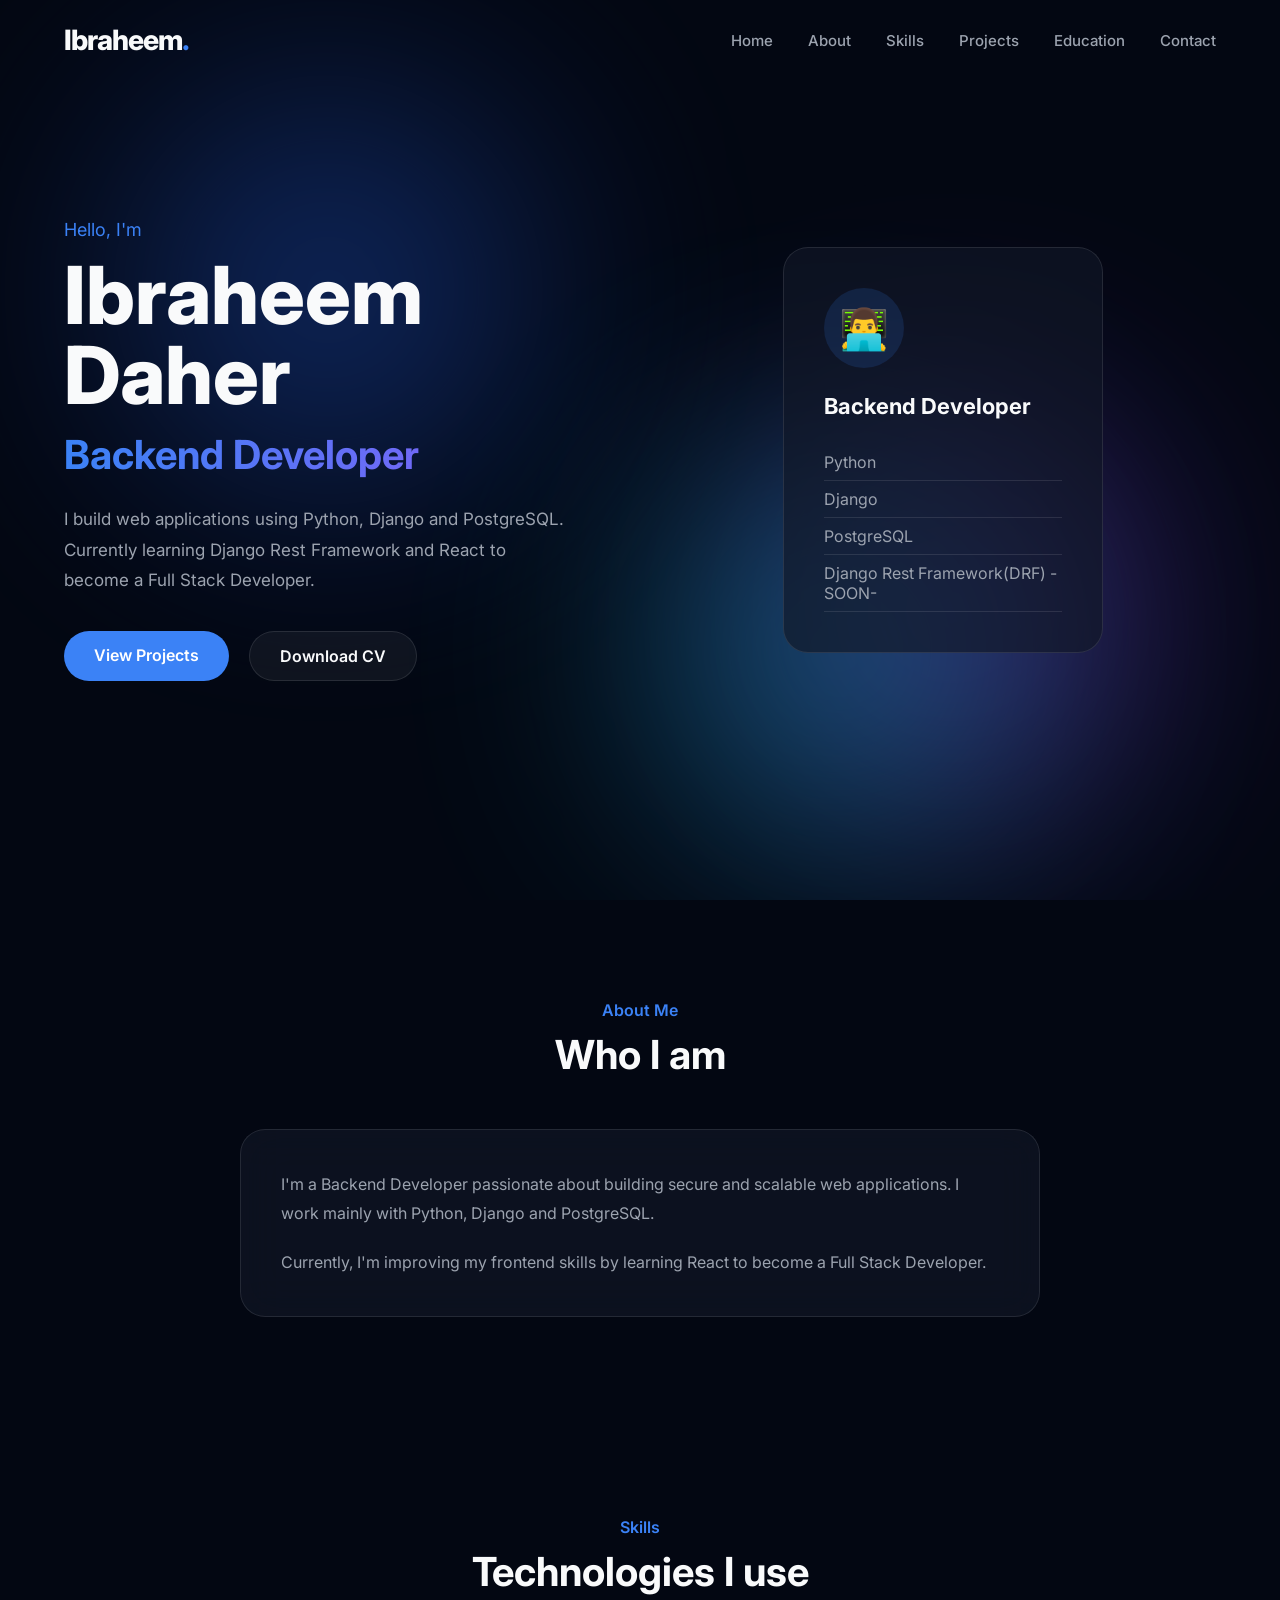
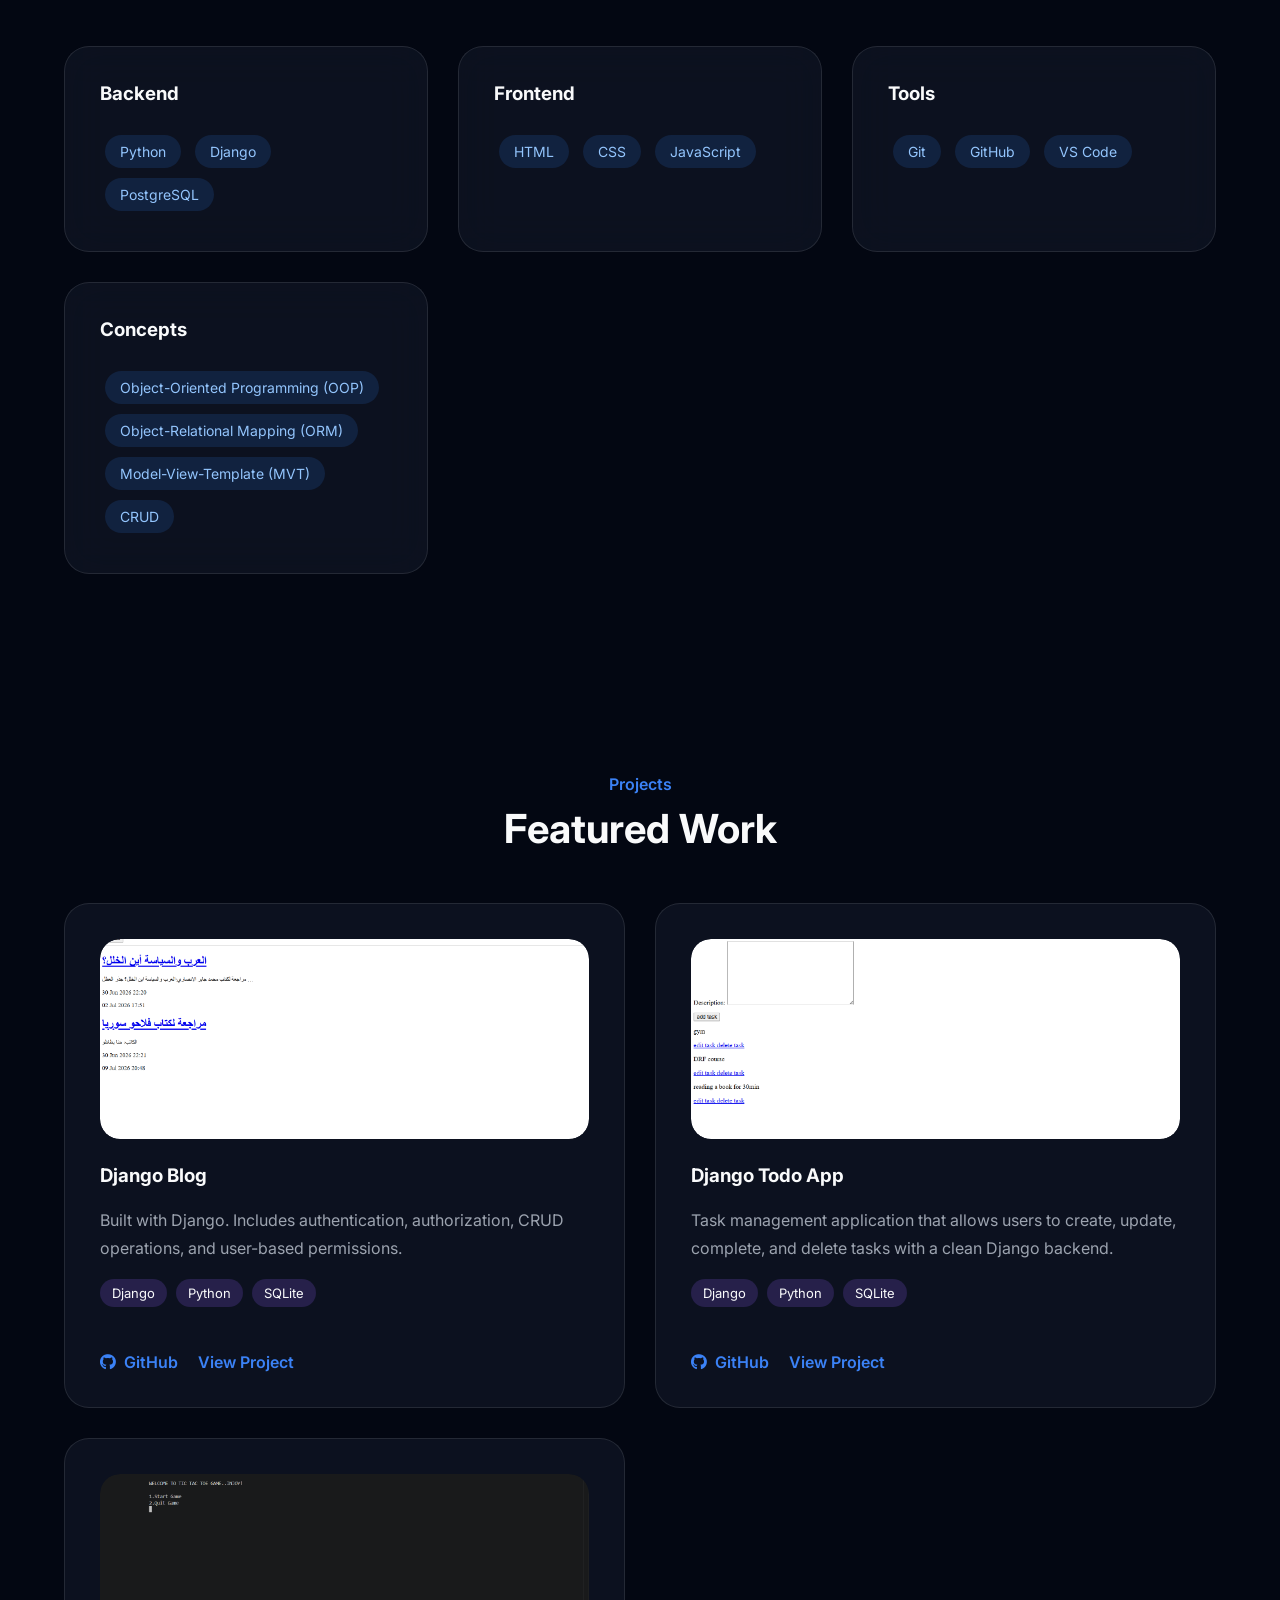
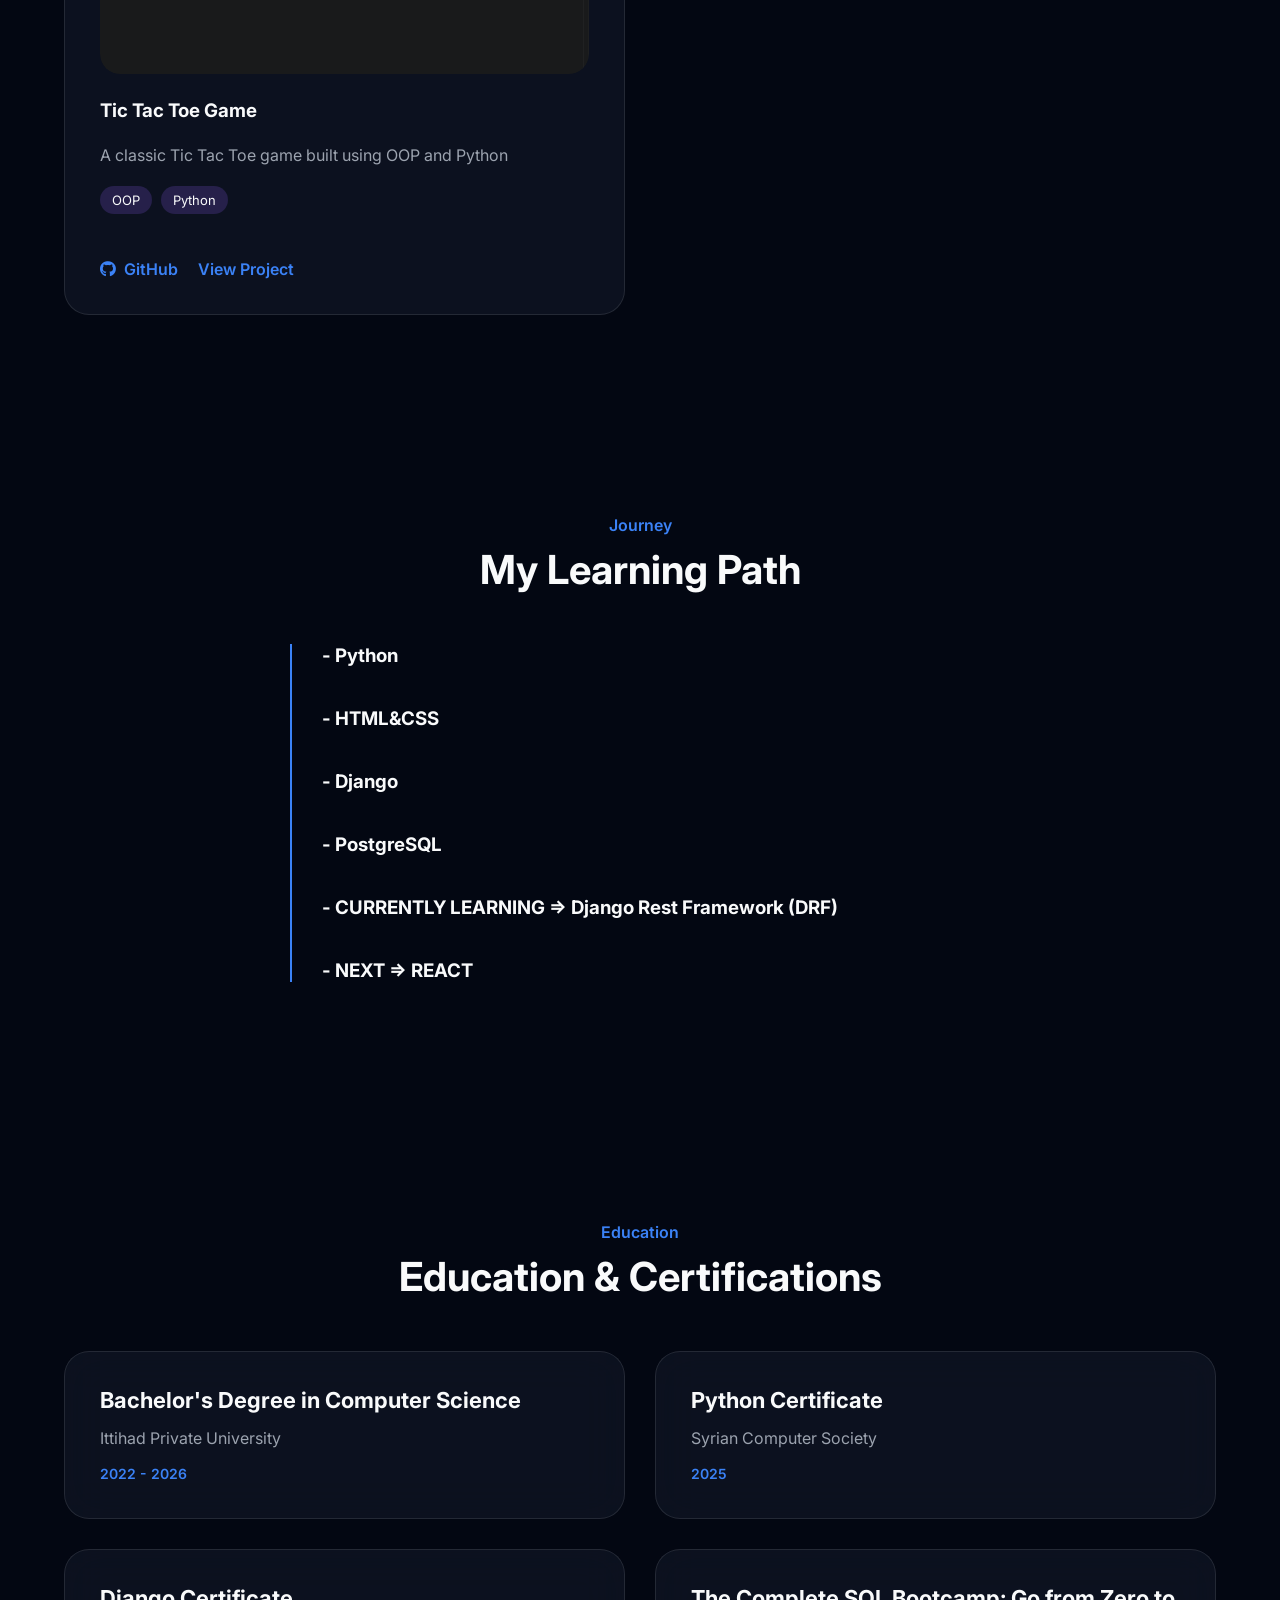
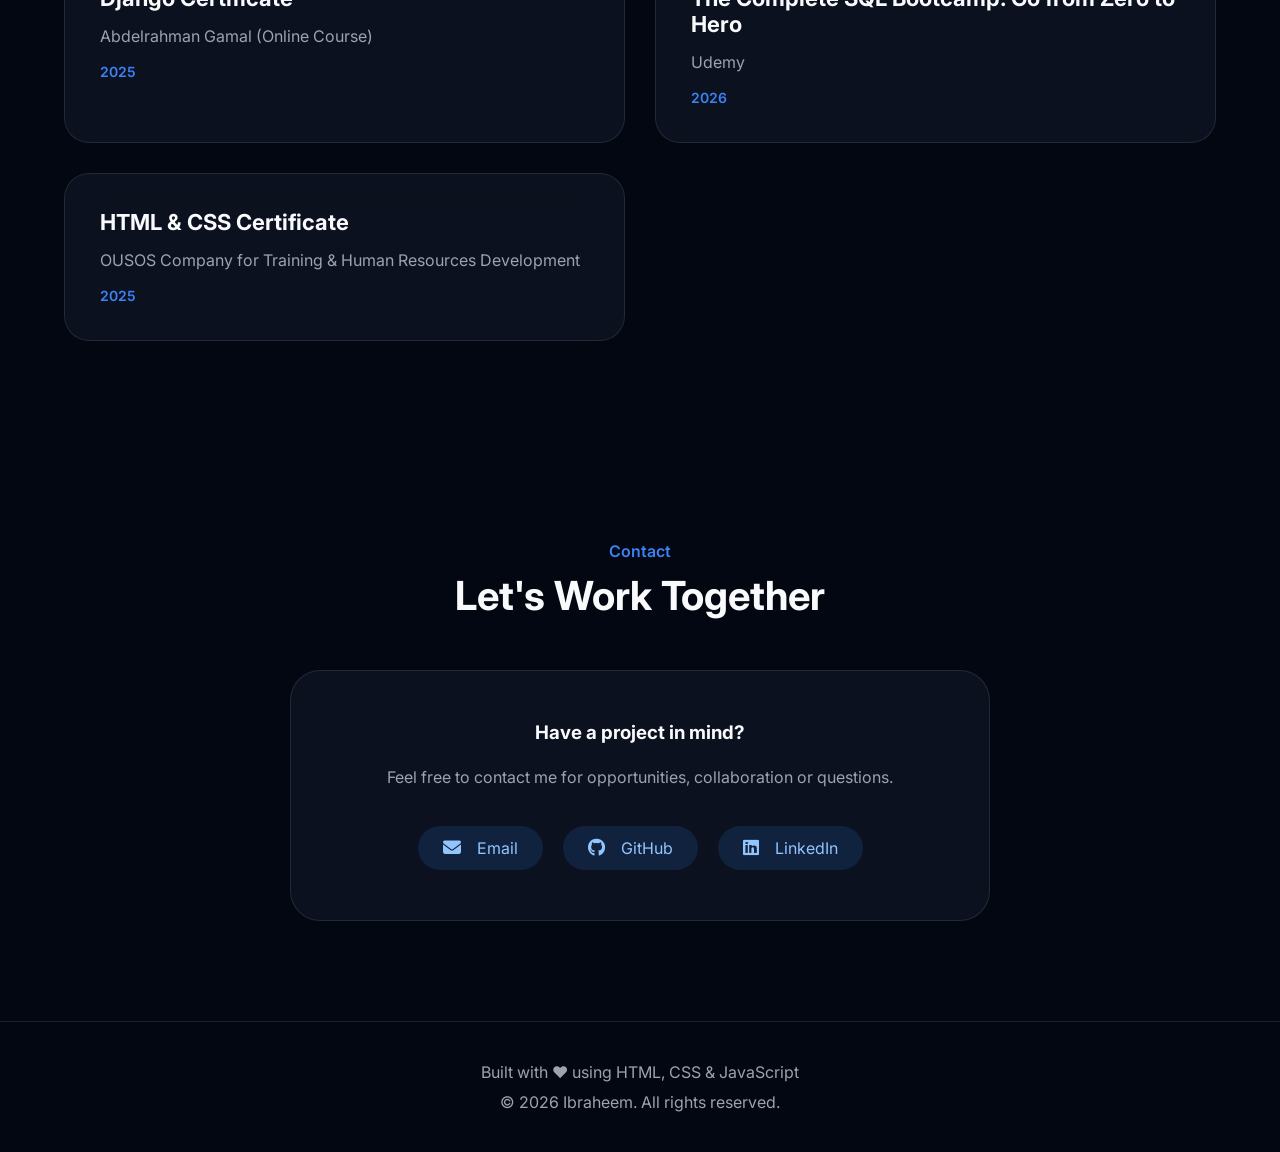
<file: index.html>
<!DOCTYPE html>
<html lang="en">

<head>

    <meta charset="UTF-8">
    <meta name="viewport"
          content="width=device-width, initial-scale=1.0">

    <title>Ibraheem | Backend Developer</title>


    <meta name="description" content="Ibraheem Daher Backend Developer portfolio. Python, Django, PostgreSQL and REST APIs projects.">

    <meta name="keywords" content="Backend Developer, Python, Django, PostgreSQL, REST API">

    <meta name="author" content="Ibraheem Daher">

    <!-- Google Font -->
    <link rel="preconnect"
          href="https://fonts.googleapis.com">

    <link rel="preconnect"
          href="https://fonts.gstatic.com"
          crossorigin>

    <link href="https://fonts.googleapis.com/css2?family=Inter:wght@300;400;500;600;700;800&display=swap"
          rel="stylesheet">


    <link rel="stylesheet" href="https://cdnjs.cloudflare.com/ajax/libs/font-awesome/6.5.1/css/all.min.css">


    <!-- CSS -->

    <link rel="stylesheet"
          href="css/style.css">

    <link rel="stylesheet"
          href="css/animations.css">

    <link rel="stylesheet"
          href="css/responsive.css">




    <link rel="icon" href="assets/favicon.png">

</head>

<body>

    <!--==============================
            Navbar
    ===============================-->

    <header class="header">

        <nav class="navbar container">

            <a href="#"
               class="logo">

                Ibraheem<span>.</span>

            </a>

            <ul class="nav-links">

                <li><a href="#hero">Home</a></li>

                <li><a href="#about">About</a></li>

                <li><a href="#skills">Skills</a></li>

                <li><a href="#projects">Projects</a></li>
                
                <li><a href="#education">Education</a></li>
                
                <li><a href="#contact">Contact</a></li>


            </ul>

            <div class="menu-btn">

                ☰

            </div>

        </nav>

    </header>



    <!--==============================
            Hero
    ===============================-->

    <section class="hero" id="hero">

        <!-- Aurora Background -->

        <div class="aurora">

            <span></span>
            <span></span>
            <span></span>

        </div>

        <div class="container hero-container">

            <div class="hero-text">

                <p class="hero-tag">

                    Hello, I'm

                </p>

                <h1>

                    Ibraheem Daher

                </h1>

                <h2>

                    Backend Developer

                </h2>

                <p class="hero-description">

                    I build web applications using 
                    Python, Django and PostgreSQL.

                    Currently learning Django Rest Framework and React
                    to become a Full Stack Developer.

                </p>

                <div class="hero-buttons">

                    <a href="#projects"
                       class="btn primary">

                        View Projects

                    </a>

                    <a href="assets/Ibraheem_Daher_CV.pdf"
                       class="btn secondary"
                       download>

                        Download CV

                    </a>

                </div>

            </div>



            <div class="hero-card">

                <div class="card">

                    <div class="avatar">

                        👨‍💻

                    </div>

                    <h3>

                        Backend Developer

                    </h3>

                    <p>

                        Python

                    </p>

                    <p>

                        Django

                    </p>

                    <p>

                        PostgreSQL

                    </p>

                    <p>

                        Django Rest Framework(DRF) -SOON-

                    </p>

                </div>

            </div>

        </div>

    </section>

<!--==============================
            About Section
================================-->

<section class="about section" id="about">

    <div class="container">

        <div class="section-title">

            <p>About Me</p>

            <h2>
                Who I am
            </h2>

        </div>


        <div class="about-card reveal">


            <p>

                I'm a Backend Developer passionate about
                building secure and scalable web applications.

                I work mainly with Python, Django and PostgreSQL.


            </p>


            <p>

                Currently, I'm improving my frontend skills
                by learning React to become a Full Stack Developer.

            </p>


        </div>


    </div>

</section>





<!--==============================
            Skills Section
================================-->

<section class="skills section" id="skills">


<div class="container">


<div class="section-title">


<p>
Skills
</p>


<h2>
Technologies I use
</h2>


</div>



<div class="skills-grid">


<div class="skill-card reveal">

<h3>
Backend
</h3>


<span>Python</span>

<span>Django</span>

<span>PostgreSQL</span>



</div>




<div class="skill-card reveal">


<h3>
Frontend
</h3>


<span>HTML</span>

<span>CSS</span>

<span>JavaScript</span>



</div>





<div class="skill-card reveal">


<h3>
Tools
</h3>


<span>Git</span>

<span>GitHub</span>

<span>VS Code</span>



</div>


<div class="skill-card reveal">


<h3>
Concepts
</h3>


<span>Object-Oriented Programming (OOP)</span>

<span>Object-Relational Mapping (ORM)</span>

<span>Model-View-Template (MVT)</span>

<span>CRUD</span>




</div>


</div>


</div>


</section>







<!--==============================
            Projects Section
================================-->

<section class="projects section" id="projects">


<div class="container">


<div class="section-title">


<p>
Projects
</p>


<h2>
Featured Work
</h2>


</div>




<div class="projects-grid">



<!--==============================
            Django Blog App
================================-->

<div class="project-card reveal">


<div class="project-image">

<img src="images/projects/blog/home.png" 
alt="Django Blog">

</div>



<h3>
Django Blog
</h3>



<p>

Built with Django.
Includes authentication, authorization,
CRUD operations, and user-based permissions.

</p>



<div class="project-tech">

<span>Django</span>

<span>Python</span>

<span>SQLite</span>

</div>




<div class="project-links">


<a href="https://github.com/ibraheemX/django-blog-app"
target="_blank"
rel="noopener noreferrer">


<i class="fa-brands fa-github"></i>

GitHub


</a>



<a href="projects/django-blog.html">

View Project

</a>

</div>



</div>





<!--==============================
            Django Todo App
================================-->

<div class="project-card reveal">


<div class="project-image">

<img src="images/projects/todo/home.png" 
alt="Django Todo Application">

</div>



<h3>
Django Todo App
</h3>



<p>

Task management application that allows users
to create, update, complete, and delete tasks
with a clean Django backend.

</p>



<div class="project-tech">

<span>Django</span>

<span>Python</span>

<span>SQLite</span>

</div>




<div class="project-links">


<a href="https://github.com/ibraheemX/django-todo-app"
target="_blank"
rel="noopener noreferrer">


<i class="fa-brands fa-github"></i>

GitHub


</a>



<a href="projects/django-todo.html">

View Project

</a>


</div>



</div>







<!--==============================
            Tic Tac Toe Game
================================-->

<div class="project-card reveal">


<div class="project-image">

<img src="images/projects/tictactoe/home.png"
alt="Tic Tac Toe Game">

</div>



<h3>
Tic Tac Toe Game
</h3>



<p>

A classic Tic Tac Toe game built using
OOP and Python

</p>



<div class="project-tech">

<span>OOP</span>

<span>Python</span>


</div>




<div class="project-links">


<a href="https://github.com/ibraheemX/Tic-Tac-Toe-game"
target="_blank"
rel="noopener noreferrer">


<i class="fa-brands fa-github"></i>

GitHub


</a>


<a href="projects/tic-tac-toe.html">

View Project

</a>


</div>



</div>





</div>


</div>


</section>







<!--==============================
            Timeline
================================-->

<section class="timeline section">


<div class="container">


<div class="section-title">


<p>
Journey
</p>


<h2>
My Learning Path
</h2>


</div>




<div class="timeline-box">


<div class="timeline-item reveal">

<h3>
- Python
</h3>

</div>




<div class="timeline-item reveal">

<h3>
- HTML&CSS
</h3>

</div>


<div class="timeline-item reveal">

<h3>
- Django
</h3>



</div>



<div class="timeline-item reveal">

<h3>
- PostgreSQL
</h3>



</div>



<div class="timeline-item reveal">

<h3>
- CURRENTLY LEARNING => Django Rest Framework (DRF)
</h3>

</div>


<div class="timeline-item reveal">

<h3>
- NEXT  => REACT
</h3>

</div>


</div>


</div>


</section>


<!--==============================
        Education & Certifications
================================-->

<section class="education section" id="education">


<div class="container">


<div class="section-title">


<p>
Education
</p>


<h2>
Education & Certifications
</h2>


</div>





<div class="education-grid">



<!-- Education Card -->

<div class="education-card reveal">


<h3>

Bachelor's Degree in Computer Science

</h3>


<p>

Ittihad Private University

</p>


<span>

2022 - 2026

</span>


</div>





<!-- Certification Card -->

<div class="education-card reveal">


<h3>

Python Certificate 

</h3>


<p>

Syrian Computer Society

</p>


<span>

2025

</span>


</div>



<div class="education-card reveal">


<h3>

Django Certificate 

</h3>


<p>

Abdelrahman Gamal (Online Course)

</p>


<span>

2025

</span>


</div>


<!-- Certification Card -->

<div class="education-card reveal">


<h3>

    The Complete SQL Bootcamp: Go from Zero to Hero
    
</h3>


<p>
    
    Udemy 

</p>


<span>

2026

</span>


</div>





<!-- Certification Card -->

<div class="education-card reveal">


<h3>

HTML & CSS Certificate

</h3>


<p>

OUSOS Company for Training & Human Resources Development

</p>


<span>

2025

</span>


</div>




</div>



</div>


</section>





<!--==============================
            Contact Section
================================-->

<section class="contact section" id="contact">

<div class="container">


<div class="section-title">

<p>
Contact
</p>

<h2>
Let's Work Together
</h2>

</div>



<div class="contact-box reveal">


<h3>
Have a project in mind?
</h3>


<p>
Feel free to contact me for opportunities,
collaboration or questions.
</p>



<div class="contact-links">


<a href="mailto:ibraheemdaher6@gmail.com">
<i class="fa-solid fa-envelope"></i>
Email
</a>


    <a href="https://github.com/ibraheemX"
target="_blank"
rel="noopener noreferrer">
    
<i class="fa-brands fa-github"></i>
GitHub
</a>


<a href="https://www.linkedin.com/in/ibraheem-daher-1895b5284/" target="_blank" rel="noopener noreferrer">
<i class="fa-brands fa-linkedin"></i>
LinkedIn
</a>


</div>


</div>


</div>

</section>





<!--==============================
            Footer
================================-->

<footer class="footer">


<div class="container">


<p>

Built with ❤️ using HTML, CSS & JavaScript

</p>


<p>

© <span class="year"></span> Ibraheem. All rights reserved.

</p>


</div>


</footer>

    <script src="js/main.js"></script>

</body>

</html>
</file>
<file: css/style.css>
/* ==============================
        Global Settings
================================ */

:root {

    --bg-color: #030712;

    --surface-color: rgba(17, 24, 39, 0.65);

    --primary-color: #3b82f6;

    --secondary-color: #8b5cf6;

    --text-color: #f9fafb;

    --text-muted: #9ca3af;

    --border-color: rgba(255,255,255,0.1);

}


* {

    margin: 0;
    padding: 0;
    box-sizing: border-box;

}


html {

    scroll-behavior: smooth;

}


body {

    font-family: "Inter", sans-serif;

    background: var(--bg-color);

    color: var(--text-color);

    min-height: 100vh;

}


a {

    text-decoration: none;

    color: inherit;

}


.container {

    width: 90%;

    max-width: 1200px;

    margin: auto;

}



/* ==============================
            Navbar
================================ */

.header {

    position: fixed;

    top:0;

    width:100%;

    z-index:1000;

    transition:.3s;

}


.navbar {


    height: 80px;

    display: flex;

    align-items: center;

    justify-content: space-between;


}


.logo {


    font-size: 28px;

    font-weight: 800;

    letter-spacing: -1px;


}


.logo span {

    color: var(--primary-color);

}



.nav-links {


    display: flex;

    gap: 35px;

    list-style: none;


}


.nav-links a {


    color: var(--text-muted);

    font-size: 15px;

    font-weight: 500;

    transition: 0.3s;


}



.nav-links a:hover {


    color: var(--text-color);


}



.menu-btn {


    display: none;

    font-size: 28px;

    cursor: pointer;


}



/* ==============================
             Hero
================================ */


.hero {


    min-height: 100vh;

    display: flex;

    align-items: center;

    position: relative;

    overflow: hidden;


}



.hero-container {


    display: grid;

    grid-template-columns: 1fr 1fr;

    align-items: center;

    gap: 60px;


}




.hero-tag {


    color: var(--primary-color);

    font-size: 18px;

    margin-bottom: 15px;


}



.hero-text h1 {


    font-size: clamp(50px,8vw,80px);

    line-height: 1;

    font-weight: 800;


}



.hero-text h2 {


    margin-top: 15px;

    font-size: clamp(25px,4vw,40px);

    background: linear-gradient(

        90deg,

        var(--primary-color),

        var(--secondary-color)

    );

    background-clip: text;
    -webkit-background-clip: text;

    color: transparent;


}




.hero-description {


    margin-top: 25px;

    color: var(--text-muted);

    max-width: 500px;

    line-height: 1.8;

    font-size: 17px;


}




/* ==============================
            Buttons
================================ */


.hero-buttons {


    margin-top: 35px;

    display: flex;

    gap: 20px;


}



.btn {


    padding: 14px 30px;

    border-radius: 50px;

    font-weight: 600;

    transition: .3s;

    display: inline-block;


}



.primary {


    background: var(--primary-color);

    color:white;


}


.primary:hover {


    transform: translateY(-5px);

    box-shadow:0 10px 30px rgba(59,130,246,.4);


}



.secondary {


    border:1px solid var(--border-color);

    background: rgba(255,255,255,.05);


}



.secondary:hover {


    background: rgba(255,255,255,.1);

    transform: translateY(-5px);


}



/* ==============================
        Developer Card
================================ */



.hero-card {


    display:flex;

    justify-content:center;


}




.card {


    width:320px;

    padding:40px;

    border-radius:25px;


    background:var(--surface-color);


    border:1px solid var(--border-color);


    backdrop-filter:blur(20px);


}



.avatar {


    width:80px;

    height:80px;

    border-radius:50%;

    display:flex;

    align-items:center;

    justify-content:center;

    font-size:40px;


    background:rgba(59,130,246,.15);

    margin-bottom:25px;


}



.card h3 {


    margin-bottom:25px;

    font-size:22px;


}



.card p {


    color:var(--text-muted);

    padding:8px 0;

    border-bottom:1px solid var(--border-color);


}



/* ==============================
        Aurora Background
================================ */


.aurora {


    position:absolute;

    width:100%;

    height:100%;

    top:0;

    left:0;

    z-index:-1;


}



.aurora span {


    position:absolute;

    width:400px;

    height:400px;

    border-radius:50%;


    filter:blur(120px);

    opacity:.35;


}



.aurora span:nth-child(1){


    background:#2563eb;

    top:10%;

    left:10%;


}



.aurora span:nth-child(2){


    background:#9333ea;

    bottom:10%;

    right:10%;


}



.aurora span:nth-child(3){


    background:#06b6d4;

    top:50%;

    left:50%;


}





/* ==============================
        Sections General
================================ */


.section {

    padding:100px 0;

}


.section-title {

    text-align:center;

    margin-bottom:50px;

}


.section-title p {

    color:var(--primary-color);

    font-weight:600;

}


.section-title h2 {

    font-size:40px;

    margin-top:10px;

}





/* ==============================
            About
================================ */


.about-card {


    max-width:800px;

    margin:auto;

    padding:40px;


    background:var(--surface-color);


    border:1px solid var(--border-color);


    border-radius:25px;


    backdrop-filter:blur(20px);


    color:var(--text-muted);


    line-height:1.8;


}


.about-card p + p {


    margin-top:20px;


}







/* ==============================
            Skills
================================ */


.skills-grid {


    display:grid;


    grid-template-columns:repeat(3,1fr);


    gap:30px;


}



.skill-card {


    padding:35px;


    border-radius:25px;


    background:var(--surface-color);


    border:1px solid var(--border-color);


    backdrop-filter:blur(20px);


    transition:.3s;


}



.skill-card:hover {


    transform:translateY(-10px);


}



.skill-card h3 {


    margin-bottom:25px;


}



.skill-card span {


    display:inline-block;


    padding:8px 15px;


    margin:5px;


    border-radius:30px;


    background:rgba(59,130,246,.15);


    color:#93c5fd;


    font-size:14px;


}







/* ==============================
            Projects
================================ */


.projects-grid {


    display:grid;


    grid-template-columns:repeat(2,1fr);


    gap:30px;


}



.project-card {


    padding:35px;


    border-radius:25px;


    background:var(--surface-color);


    border:1px solid var(--border-color);


    transition:.3s;


}



.project-card:hover {


    transform:translateY(-10px);


}



.project-card p {


    color:var(--text-muted);


    margin:20px 0;


    line-height:1.7;


}



.project-tech span {


    background:rgba(139,92,246,.2);


    padding:6px 12px;


    border-radius:20px;


    font-size:13px;


    margin-right:5px;


}



.project-card a {


    display:inline-block;


    margin-top:25px;


    color:var(--primary-color);


}





/* ==============================
            Timeline
================================ */


.timeline-box {


    max-width:700px;


    margin:auto;


    border-left:2px solid var(--primary-color);


    padding-left:30px;


}



.timeline-item {


    margin-bottom:40px;


}



.timeline-item h3 {


    margin-bottom:10px;


}



.timeline-item p {


    color:var(--text-muted);


}




/* ==============================
            Contact
================================ */


.contact-box {


max-width:700px;

margin:auto;

text-align:center;

padding:50px;


background:var(--surface-color);


border:1px solid var(--border-color);


border-radius:30px;


backdrop-filter:blur(20px);


}



.contact-box p {


color:var(--text-muted);

margin:20px 0 35px;


line-height:1.7;


}



.contact-links {


display:flex;

justify-content:center;

gap:20px;

flex-wrap:wrap;


}



.contact-links a {


padding:12px 25px;


border-radius:50px;


background:rgba(59,130,246,.15);


color:#93c5fd;


transition:.3s;


display:flex;

align-items:center;

gap:8px;


}



.contact-links a:hover {


transform:translateY(-5px);


background:rgba(59,130,246,.3);


}





/* ==============================
            Footer
================================ */


.footer {


padding:40px 0;


border-top:1px solid var(--border-color);


text-align:center;


color:var(--text-muted);


}


.footer p+p {


margin-top:10px;


}





/* ==============================
        Project Image
================================ */



.project-image {


height:200px;


overflow:hidden;


border-radius:20px;


margin-bottom:25px;


}



.project-image img {


width:100%;


height:100%;


object-fit:cover;


transition:.5s;

border-radius:20px;


}



.project-card:hover img {


transform:scale(1.08);


}




.project-links {


display:flex;


gap:20px;


margin-top:25px;


}



.project-links a {


color:var(--primary-color);


font-weight:600;


}



.contact-links i {

    margin-right:8px;

    font-size:18px;

}



/* ==============================
        Education
================================ */


.education-grid {


    display:grid;


    grid-template-columns:repeat(2,1fr);


    gap:30px;


}



.education-card {


    padding:35px;


    border-radius:25px;


    background:var(--surface-color);


    border:1px solid var(--border-color);


    backdrop-filter:blur(20px);


    transition:.3s;


}



.education-card:hover {


    transform:translateY(-10px);


}



.education-card h3 {


    margin-bottom:15px;


    font-size:22px;


}



.education-card p {


    color:var(--text-muted);


    margin-bottom:15px;


}



.education-card span {


    color:var(--primary-color);


    font-size:14px;


    font-weight:600;


}


/* ==============================
        Extra Improvements
================================ */


.skill-card,
.project-card,
.about-card,
.contact-box {

    transition:.4s ease;

}



.project-links a,
.contact-links a {

    display:flex;

    align-items:center;

    gap:8px;

}



.project-image img {

    border-radius:20px;

}
</file>
<file: css/animations.css>
/* ==============================
        Page Load Animations
================================ */


.hero-text {

    animation: fadeUp 1s ease forwards;

}


.hero-card {

    animation: fadeUp 1s ease .2s forwards,
               floating 5s ease-in-out infinite;

    opacity:0;

}



@keyframes fadeUp {


    from {

        opacity:0;

        transform:translateY(40px);

    }


    to {

        opacity:1;

        transform:translateY(0);

    }

}



/* ==============================
        Aurora Animation
================================ */



.aurora span {


    animation: moveAurora 15s infinite alternate ease-in-out;


}



.aurora span:nth-child(2){


    animation-duration:20s;


}



.aurora span:nth-child(3){


    animation-duration:25s;


}





@keyframes moveAurora {


    from {


        transform:

        translate(0,0)

        scale(1);


    }



    to {


        transform:

        translate(80px,-50px)

        scale(1.2);


    }


}





/* ==============================
        Floating Card
================================ */



@keyframes floating {


    0% {


        transform:translateY(0);


    }



    50% {


        transform:translateY(-15px);


    }



    100% {


        transform:translateY(0);


    }


}



/* ==============================
        Button Animation
================================ */



.btn {


    position:relative;

    overflow:hidden;


}



.btn::before {


    content:"";

    position:absolute;

    top:0;

    left:-100%;

    width:100%;

    height:100%;


    background:

    linear-gradient(

        120deg,

        transparent,

        rgba(255,255,255,.25),

        transparent

    );


    transition:.5s;


}



.btn:hover::before {


    left:100%;


}



/* ==============================
        Card Hover
================================ */



.card {


    transition:.4s ease;


}



.card:hover {


    transform:

    translateY(-10px)

    scale(1.02);


    border-color:

    rgba(59,130,246,.5);


}



/* ==============================
        Navigation Hover
================================ */



.nav-links a {


    position:relative;


}



.nav-links a::after {


    content:"";


    position:absolute;


    bottom:-8px;

    left:0;


    width:0;

    height:2px;


    background:

    var(--primary-color);


    transition:.3s;


}



.nav-links a:hover::after {


    width:100%;


}




/* ==============================
        Scroll Reveal
================================ */


.hero-text,
.hero-card {


    opacity:0;

}


.show {


    animation:

    fadeUp 1s ease forwards;


}




/* ==============================
        Reveal Animation
================================ */


.reveal {


opacity:0;


transform:translateY(40px);


transition:.7s ease;


}



.reveal.active {


opacity:1;


transform:translateY(0);


}
</file>
<file: css/responsive.css>
/* ==============================
        Tablet Devices
        max-width: 992px
================================ */


@media (max-width: 992px) {


    .hero-container {

        grid-template-columns: 1fr;

        text-align: center;

        gap: 50px;

    }



    .hero-description {

        margin-left: auto;

        margin-right: auto;

    }



    .hero-buttons {

        justify-content: center;

    }



    .hero-card {

        justify-content: center;

    }



    .skills-grid {

        grid-template-columns: repeat(2, 1fr);

    }



    .projects-grid {

        grid-template-columns: 1fr;

    }



    .nav-links {

        gap: 20px;

    }


}






/* ==============================
        Mobile Devices
        max-width: 768px
================================ */


@media (max-width:768px){



    /* Navbar */


    .navbar {

        height:70px;

    }



    .nav-links {


        position:absolute;

        top:70px;

        left:0;


        width:100%;


        background:rgba(3,7,18,.95);


        backdrop-filter:blur(20px);


        flex-direction:column;


        align-items:center;


        gap:25px;


        padding:30px 0;


        transform:translateY(-150%);


        transition:.4s;


        z-index:999;


    }



    .nav-links.active {


        transform:translateY(0);


    }



    .menu-btn {


        display:block;


    }





    /* Hero */


    .hero {


        padding-top:100px;


    }




    .hero-text h1 {


        font-size:55px;


    }




    .hero-text h2 {


        font-size:30px;


    }




    .hero-description {


        font-size:15px;


    }




    .hero-buttons {


        flex-direction:column;


        align-items:center;


    }




    .btn {


        width:220px;


        text-align:center;


    }





    .card {


        width:280px;


        padding:30px;


    }





    /* Sections */


    .section {


        padding:70px 0;


    }




    .section-title h2 {


        font-size:30px;


    }





    /* Skills */


    .skills-grid {


        grid-template-columns:1fr;


    }






    /* Projects */


    .projects-grid {


        grid-template-columns:1fr;


    }



    .project-card {


        padding:25px;


    }



    .project-image {


        height:180px;


    }





    /* About */


    .about-card {


        padding:25px;


    }





    /* Contact */


    .contact-box {


        padding:30px;


    }



    .contact-links {


        flex-direction:column;


        align-items:center;


    }



    .contact-links a {


        width:220px;


        justify-content:center;


    }





    /* Timeline */


    .timeline-box {


        padding-left:20px;


    }
    

    .education-grid {

    grid-template-columns:1fr;

}

}







/* ==============================
        Small Mobile
        max-width:400px
================================ */



@media(max-width:400px){



    .container {


        width:92%;


    }




    .hero-text h1 {


        font-size:45px;


    }



    .hero-text h2 {


        font-size:25px;


    }




    .hero-description {


        font-size:14px;


    }




    .card {


        width:250px;


        padding:25px;


    }




    .project-image {


        height:150px;


    }




    .contact-links a {


        width:200px;


    }



}
</file>
